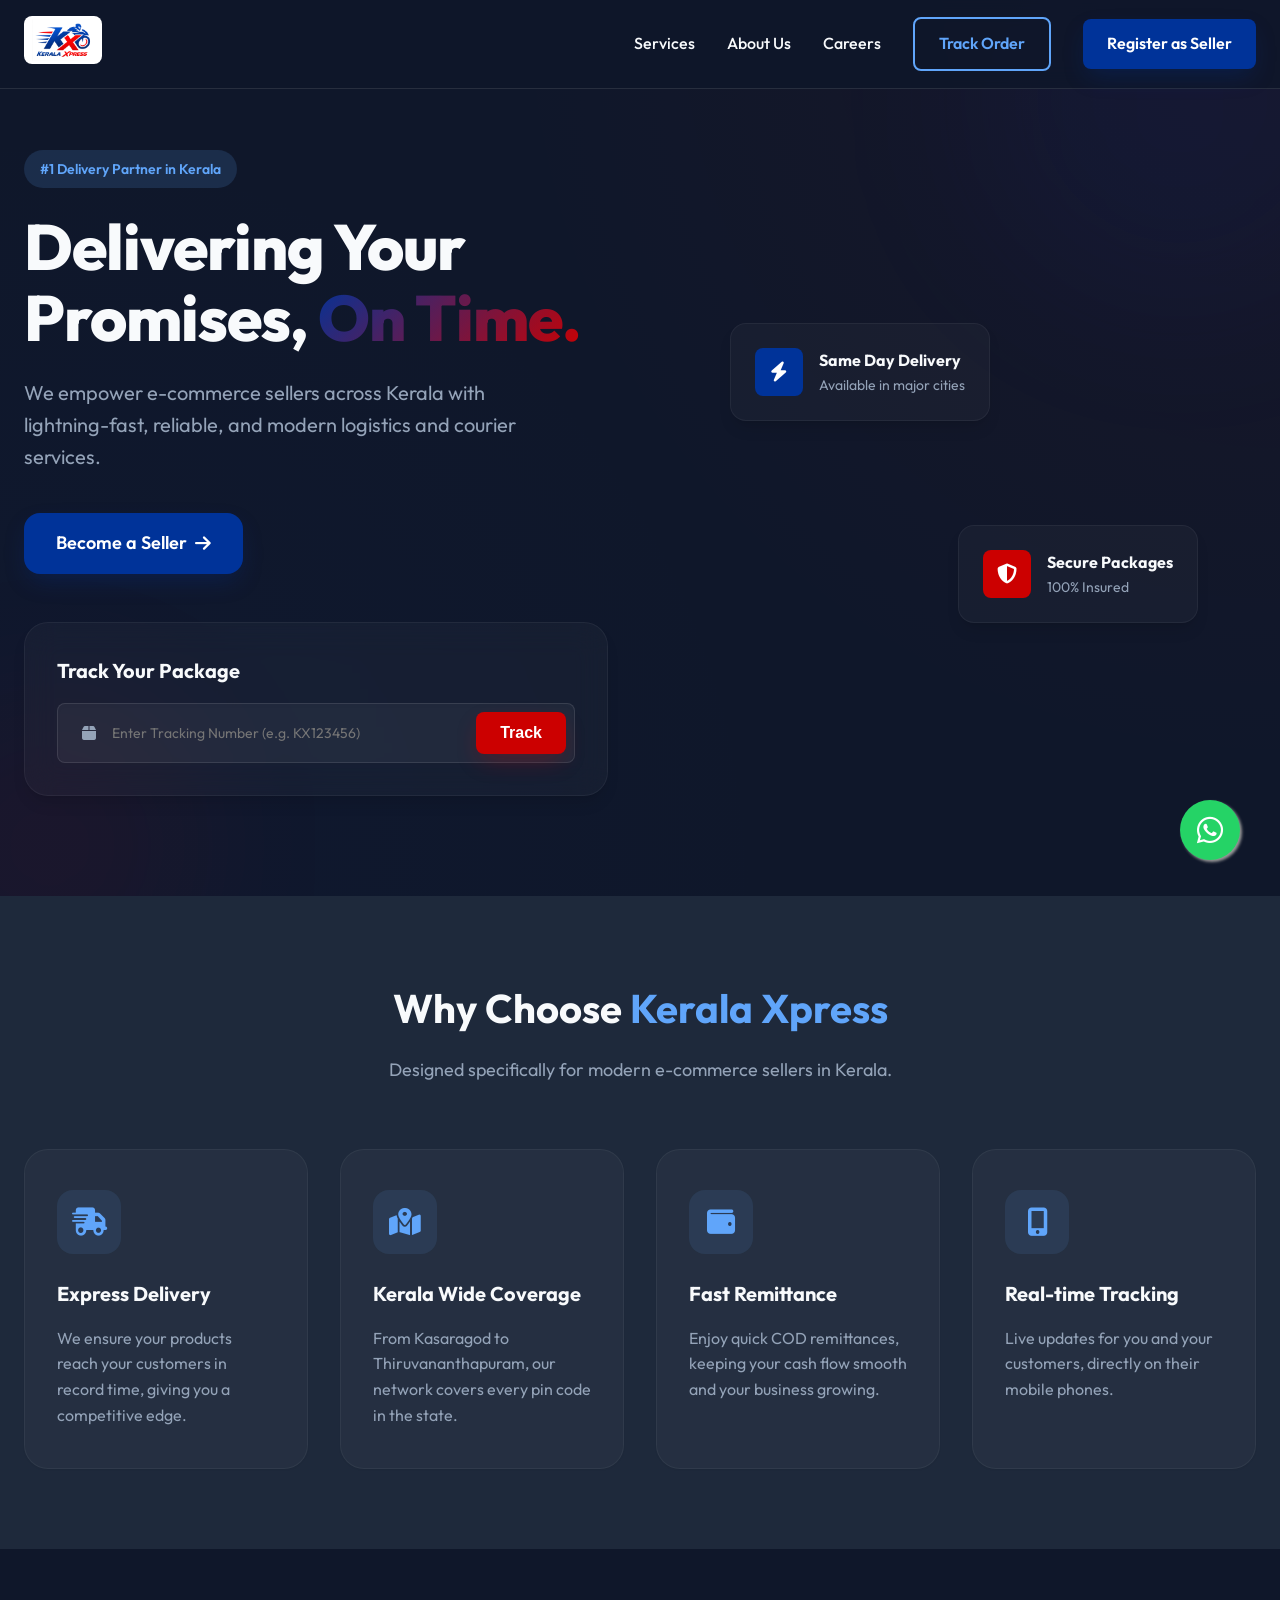
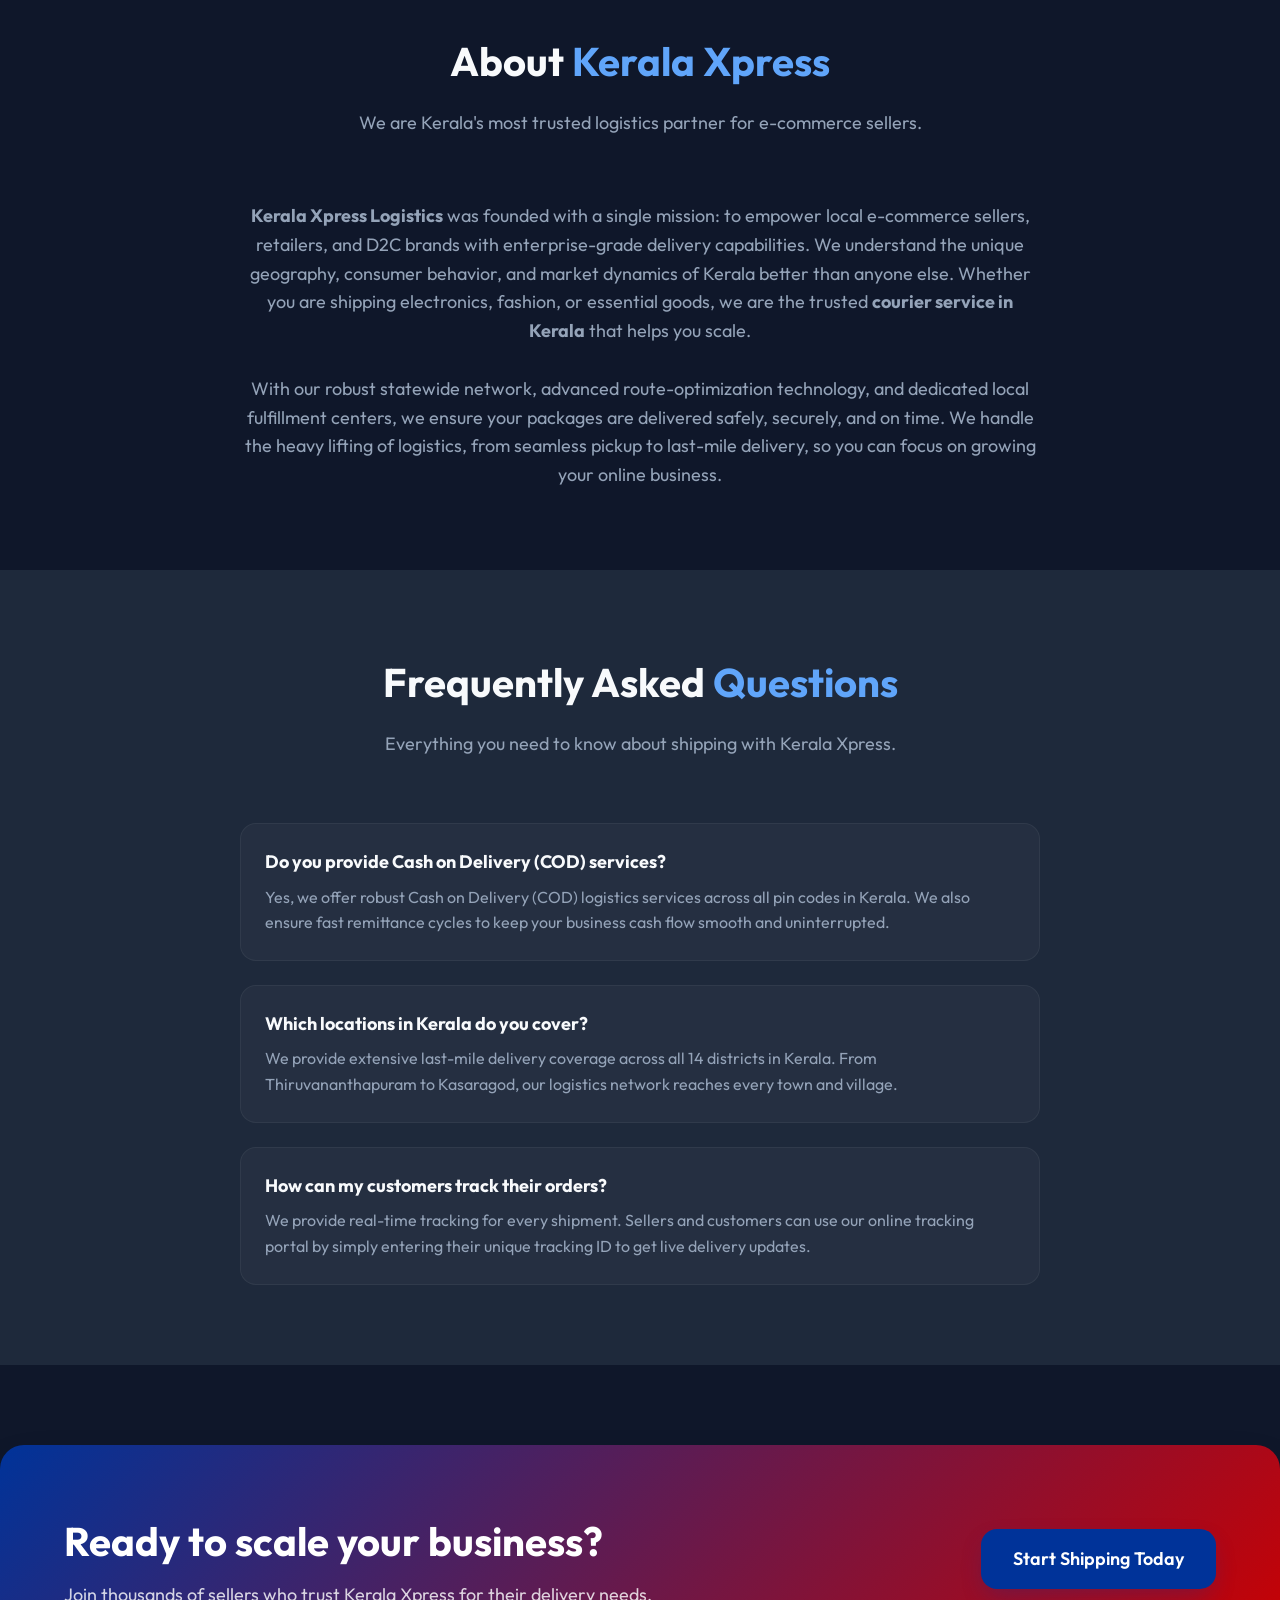
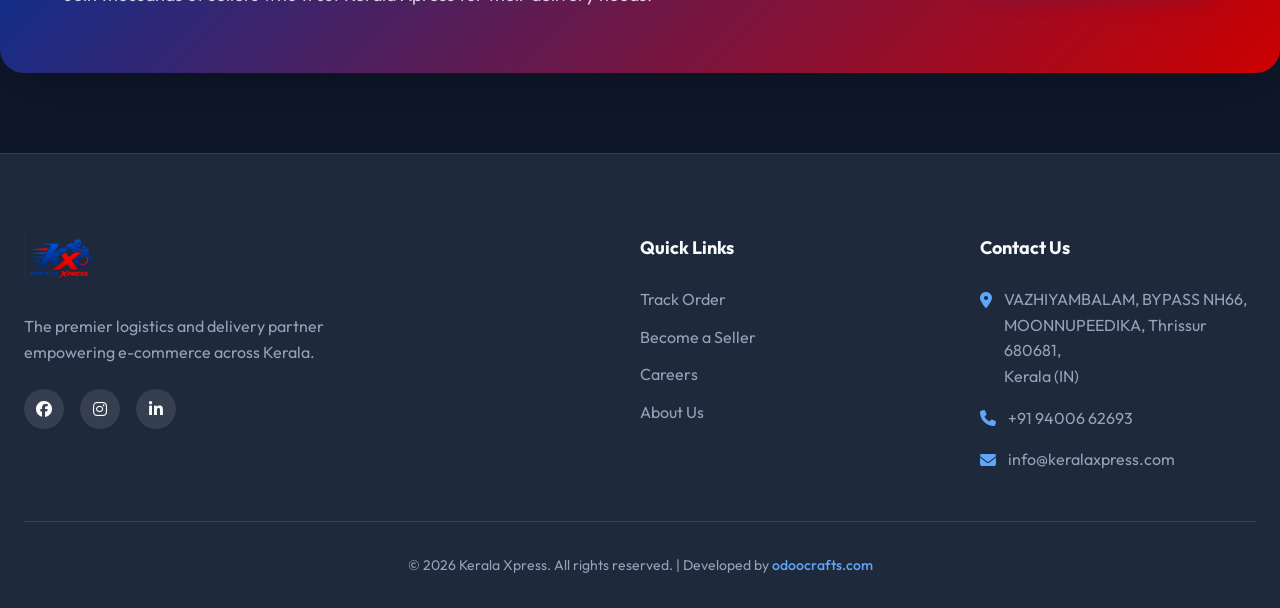
<file: index.html>
<!DOCTYPE html>
<html lang="en">
<head>
    <meta charset="UTF-8">
    <meta name="viewport" content="width=device-width, initial-scale=1.0">
    <title>Kerala Xpress - Delivery Partner for Sellers in Kerala</title>
    <meta name="description" content="Kerala Xpress is the leading logistics and delivery partner for e-commerce sellers in Kerala. We offer lightning-fast, secure, and reliable shipping and courier services across all pin codes with quick COD remittances.">
    <meta name="keywords" content="Kerala logistics, delivery partner Kerala, e-commerce shipping Kerala, courier service Kerala, fast delivery Kerala, COD remittance Kerala, logistics company in Thrissur, Kerala Xpress">
    <meta name="robots" content="index, follow">
    <link rel="canonical" href="https://keralaxpress.com/">
    
    <!-- Open Graph Tags for Social Sharing & SEO -->
    <meta property="og:title" content="Kerala Xpress - Premier Delivery Partner for Sellers in Kerala">
    <meta property="og:description" content="Empowering e-commerce sellers with fast, reliable, and modern delivery logistics across Kerala.">
    <meta property="og:image" content="https://keralaxpress.com/logo.png">
    <meta property="og:url" content="https://keralaxpress.com/">
    <meta property="og:type" content="website">
    <link rel="icon" type="image/png" href="fav.png">
    
    <!-- Google Fonts -->
    <link rel="preconnect" href="https://fonts.googleapis.com">
    <link rel="preconnect" href="https://fonts.gstatic.com" crossorigin>
    <link href="https://fonts.googleapis.com/css2?family=Outfit:wght@300;400;500;600;700;800&display=swap" rel="stylesheet">
    
    <!-- FontAwesome for Icons -->
    <link rel="stylesheet" href="https://cdnjs.cloudflare.com/ajax/libs/font-awesome/6.4.0/css/all.min.css">
    
    <!-- Custom CSS -->
    <link rel="stylesheet" href="css/styles.css">
</head>
<body>

    <!-- Navigation -->
    <nav class="navbar">
        <div class="container nav-container">
            <a href="/" class="logo-link">
                <img src="logo.png" alt="Kerala Xpress Logo" class="logo-img">
            </a>
            <div class="nav-links">
                <a href="#services" class="nav-item">Services</a>
                <a href="#about" class="nav-item">About Us</a>
                <a href="careers.html" class="nav-item">Careers</a>
                <a href="https://erp.keralaxpress.com/track" class="btn btn-outline" id="nav-track-btn">Track Order</a>
                <a href="https://erp.keralaxpress.com/seller/signup" class="btn btn-primary">Register as Seller</a>
            </div>
            <button class="mobile-menu-btn">
                <i class="fas fa-bars"></i>
            </button>
        </div>
    </nav>

    <!-- Mobile Navigation Menu (Hidden by default) -->
    <div class="mobile-nav">
        <button class="close-menu-btn"><i class="fas fa-times"></i></button>
        <a href="#services" class="mobile-nav-item">Services</a>
        <a href="#about" class="mobile-nav-item">About Us</a>
        <a href="careers.html" class="mobile-nav-item">Careers</a>
        <a href="https://erp.keralaxpress.com/track" class="btn btn-outline">Track Order</a>
        <a href="https://erp.keralaxpress.com/seller/signup" class="btn btn-primary">Register as Seller</a>
    </div>

    <!-- Hero Section -->
    <header class="hero">
        <div class="hero-bg-shapes">
            <div class="shape shape-1"></div>
            <div class="shape shape-2"></div>
        </div>
        <div class="container hero-container">
            <div class="hero-content">
                <div class="badge">#1 Delivery Partner in Kerala</div>
                <h1 class="hero-title">Delivering Your Promises, <span class="text-gradient">On Time.</span></h1>
                <p class="hero-subtitle">We empower e-commerce sellers across Kerala with lightning-fast, reliable, and modern logistics and courier services.</p>
                
                <div class="hero-actions">
                    <a href="https://erp.keralaxpress.com/seller/signup" class="btn btn-primary btn-lg">
                        Become a Seller <i class="fas fa-arrow-right"></i>
                    </a>
                </div>

                <div class="tracking-widget glass-card">
                    <h3>Track Your Package</h3>
                    <form id="tracking-form" class="tracking-form">
                        <div class="input-group">
                            <i class="fas fa-box"></i>
                            <input type="text" id="tracking-input" placeholder="Enter Tracking Number (e.g. KX123456)" required>
                            <button type="submit" class="btn btn-secondary">Track</button>
                        </div>
                    </form>
                </div>
            </div>
            <div class="hero-image-wrapper">
                <!-- Abstract Hero Graphic (Optional) or could just use empty space with abstract shapes -->
                <div class="floating-card card-1">
                    <div class="icon-box blue"><i class="fas fa-bolt"></i></div>
                    <div class="card-text">
                        <h4>Same Day Delivery</h4>
                        <p>Available in major cities</p>
                    </div>
                </div>
                <div class="floating-card card-2">
                    <div class="icon-box red"><i class="fas fa-shield-alt"></i></div>
                    <div class="card-text">
                        <h4>Secure Packages</h4>
                        <p>100% Insured</p>
                    </div>
                </div>
            </div>
        </div>
    </header>

    <!-- Services Section -->
    <section id="services" class="section bg-light">
        <div class="container">
            <div class="section-header">
                <h2>Why Choose <span class="text-primary">Kerala Xpress</span></h2>
                <p>Designed specifically for modern e-commerce sellers in Kerala.</p>
            </div>
            
            <div class="features-grid">
                <div class="feature-card">
                    <div class="feature-icon"><i class="fas fa-shipping-fast"></i></div>
                    <h3>Express Delivery</h3>
                    <p>We ensure your products reach your customers in record time, giving you a competitive edge.</p>
                </div>
                <div class="feature-card">
                    <div class="feature-icon"><i class="fas fa-map-marked-alt"></i></div>
                    <h3>Kerala Wide Coverage</h3>
                    <p>From Kasaragod to Thiruvananthapuram, our network covers every pin code in the state.</p>
                </div>
                <div class="feature-card">
                    <div class="feature-icon"><i class="fas fa-wallet"></i></div>
                    <h3>Fast Remittance</h3>
                    <p>Enjoy quick COD remittances, keeping your cash flow smooth and your business growing.</p>
                </div>
                <div class="feature-card">
                    <div class="feature-icon"><i class="fas fa-mobile-alt"></i></div>
                    <h3>Real-time Tracking</h3>
                    <p>Live updates for you and your customers, directly on their mobile phones.</p>
                </div>
            </div>
        </div>
    </section>

    <!-- About Section -->
    <section id="about" class="section">
        <div class="container">
            <div class="section-header">
                <h2>About <span class="text-primary">Kerala Xpress</span></h2>
                <p>We are Kerala's most trusted logistics partner for e-commerce sellers.</p>
            </div>
            <div class="about-content" style="text-align: center; max-width: 800px; margin: 0 auto; font-size: 1.125rem; color: var(--text-muted);">
                <p><strong>Kerala Xpress Logistics</strong> was founded with a single mission: to empower local e-commerce sellers, retailers, and D2C brands with enterprise-grade delivery capabilities. We understand the unique geography, consumer behavior, and market dynamics of Kerala better than anyone else. Whether you are shipping electronics, fashion, or essential goods, we are the trusted <strong>courier service in Kerala</strong> that helps you scale.</p>
                <br>
                <p>With our robust statewide network, advanced route-optimization technology, and dedicated local fulfillment centers, we ensure your packages are delivered safely, securely, and on time. We handle the heavy lifting of logistics, from seamless pickup to last-mile delivery, so you can focus on growing your online business.</p>
            </div>
        </div>
    </section>

    <!-- FAQ Section for SEO -->
    <section id="faq" class="section bg-light">
        <div class="container">
            <div class="section-header">
                <h2>Frequently Asked <span class="text-primary">Questions</span></h2>
                <p>Everything you need to know about shipping with Kerala Xpress.</p>
            </div>
            <div class="faq-grid" style="display: grid; grid-template-columns: 1fr; gap: 1.5rem; max-width: 800px; margin: 0 auto;">
                <div class="faq-item" style="background: rgba(255,255,255,0.03); border: 1px solid rgba(255,255,255,0.05); padding: 1.5rem; border-radius: var(--radius-lg);">
                    <h3 style="font-size: 1.125rem; margin-bottom: 0.5rem; color: var(--text-main);">Do you provide Cash on Delivery (COD) services?</h3>
                    <p style="color: var(--text-muted); font-size: 1rem;">Yes, we offer robust Cash on Delivery (COD) logistics services across all pin codes in Kerala. We also ensure fast remittance cycles to keep your business cash flow smooth and uninterrupted.</p>
                </div>
                <div class="faq-item" style="background: rgba(255,255,255,0.03); border: 1px solid rgba(255,255,255,0.05); padding: 1.5rem; border-radius: var(--radius-lg);">
                    <h3 style="font-size: 1.125rem; margin-bottom: 0.5rem; color: var(--text-main);">Which locations in Kerala do you cover?</h3>
                    <p style="color: var(--text-muted); font-size: 1rem;">We provide extensive last-mile delivery coverage across all 14 districts in Kerala. From Thiruvananthapuram to Kasaragod, our logistics network reaches every town and village.</p>
                </div>
                <div class="faq-item" style="background: rgba(255,255,255,0.03); border: 1px solid rgba(255,255,255,0.05); padding: 1.5rem; border-radius: var(--radius-lg);">
                    <h3 style="font-size: 1.125rem; margin-bottom: 0.5rem; color: var(--text-main);">How can my customers track their orders?</h3>
                    <p style="color: var(--text-muted); font-size: 1rem;">We provide real-time tracking for every shipment. Sellers and customers can use our online tracking portal by simply entering their unique tracking ID to get live delivery updates.</p>
                </div>
            </div>
        </div>
    </section>

    <!-- CTA Section -->
    <section class="cta-section">
        <div class="container cta-container glass-card dark">
            <div class="cta-content">
                <h2>Ready to scale your business?</h2>
                <p>Join thousands of sellers who trust Kerala Xpress for their delivery needs.</p>
            </div>
            <div class="cta-action">
                <a href="https://erp.keralaxpress.com/seller/signup" class="btn btn-primary btn-lg">Start Shipping Today</a>
            </div>
        </div>
    </section>

    <!-- Footer -->
    <footer class="footer">
        <div class="container">
            <div class="footer-grid">
                <div class="footer-col brand-col">
                    <img src="logo.png" alt="Kerala Xpress" class="footer-logo">
                    <p>The premier logistics and delivery partner empowering e-commerce across Kerala.</p>
                    <div class="social-links">
                        <a href="https://www.facebook.com/share/1DMT1NEF4N/" target="_blank" rel="noopener noreferrer"><i class="fab fa-facebook"></i></a>
                        <a href="https://www.instagram.com/keralaxpress_courier?igsh=cHR3ODFzNnMweGZ1" target="_blank" rel="noopener noreferrer"><i class="fab fa-instagram"></i></a>
                        <a href="https://www.linkedin.com/company/keralaxpress/" target="_blank" rel="noopener noreferrer"><i class="fab fa-linkedin-in"></i></a>
                    </div>
                </div>
                <div class="footer-col">
                    <h4>Quick Links</h4>
                    <ul>
                        <li><a href="https://erp.keralaxpress.com/track">Track Order</a></li>
                        <li><a href="https://erp.keralaxpress.com/seller/signup">Become a Seller</a></li>
                        <li><a href="careers.html">Careers</a></li>
                        <li><a href="#about">About Us</a></li>
                    </ul>
                </div>
                <div class="footer-col">
                    <h4>Contact Us</h4>
                    <ul class="contact-info-list" style="display: flex; flex-direction: column; gap: 1rem;">
                        <li style="display: flex; gap: 0.75rem; color: var(--text-muted);"><i class="fas fa-map-marker-alt" style="margin-top: 5px; color: var(--primary-bright);"></i> <span>VAZHIYAMBALAM, BYPASS NH66,<br>MOONNUPEEDIKA, Thrissur 680681,<br>Kerala (IN)</span></li>
                        <li style="display: flex; gap: 0.75rem; align-items: center; color: var(--text-muted);"><i class="fas fa-phone" style="color: var(--primary-bright);"></i> <a href="tel:+919400662693" style="color: inherit; text-decoration: none;">+91 94006 62693</a></li>
                        <li style="display: flex; gap: 0.75rem; align-items: center; color: var(--text-muted);"><i class="fas fa-envelope" style="color: var(--primary-bright);"></i> <a href="mailto:info@keralaxpress.com" style="color: inherit; text-decoration: none;">info@keralaxpress.com</a></li>
                    </ul>
                </div>
            </div>
            <div class="footer-bottom">
                <p>&copy; 2026 Kerala Xpress. All rights reserved. | Developed by <a href="https://odoocrafts.com" target="_blank" rel="noopener noreferrer" style="color: var(--primary-bright); font-weight: 500;">odoocrafts.com</a></p>
            </div>
        </div>
    </footer>

    <!-- WhatsApp Floating Button -->
    <a href="https://wa.me/919400662693?text=Hello!%20I%20am%20contacting%20you%20from%20the%20Kerala%20Xpress%20website." class="whatsapp-float" target="_blank" rel="noopener noreferrer">
        <i class="fab fa-whatsapp"></i>
    </a>

    <!-- Custom JS -->
    <script src="js/main.js"></script>
</body>
</html>
</file>
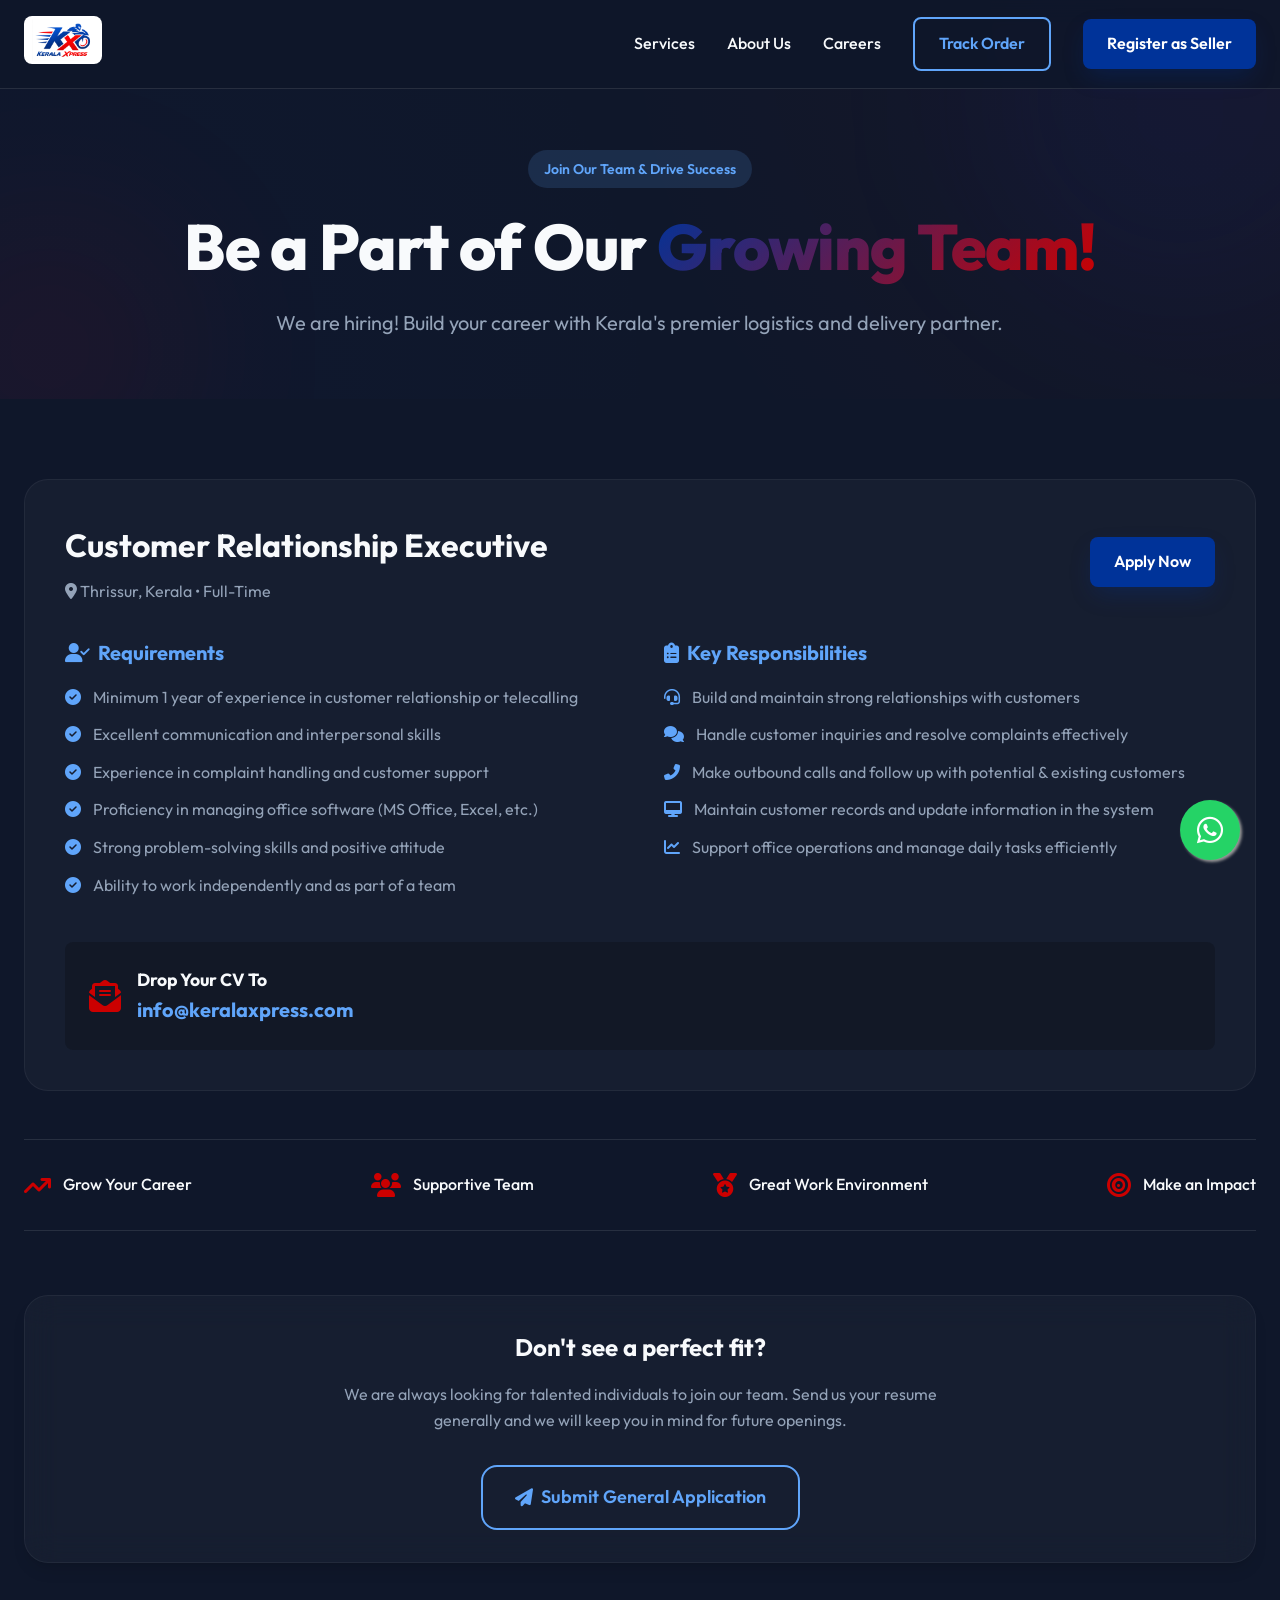
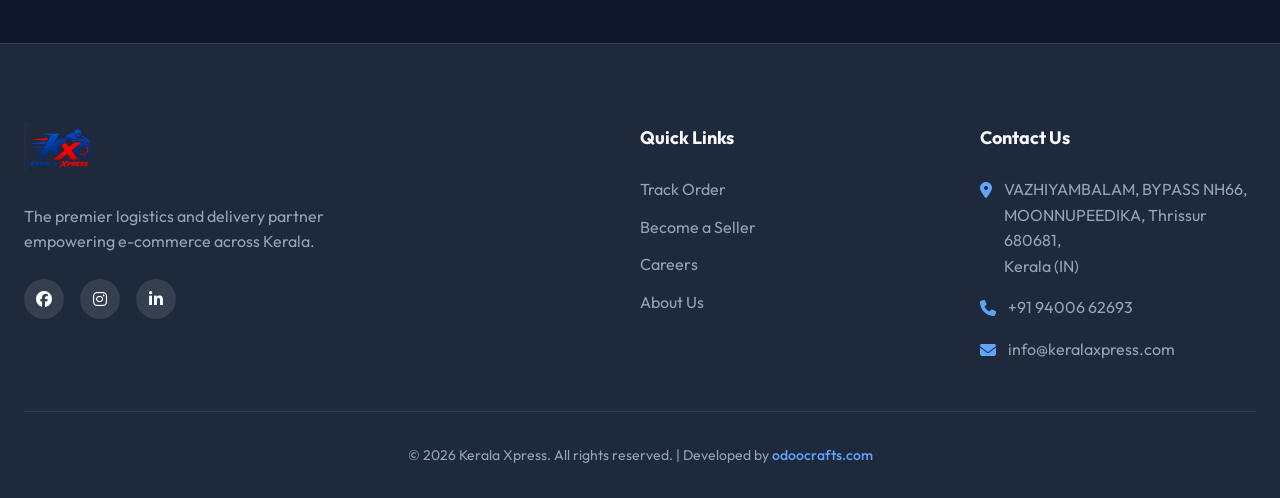
<file: careers.html>
<!DOCTYPE html>
<html lang="en">
<head>
    <meta charset="UTF-8">
    <meta name="viewport" content="width=device-width, initial-scale=1.0">
    <title>Careers - Kerala Xpress</title>
    <meta name="description" content="Join Kerala Xpress. We are hiring Customer Relationship Executives and other roles. Build your career with Kerala's premier delivery partner.">
    <link rel="icon" type="image/png" href="fav.png">
    
    <!-- Google Fonts -->
    <link rel="preconnect" href="https://fonts.googleapis.com">
    <link rel="preconnect" href="https://fonts.gstatic.com" crossorigin>
    <link href="https://fonts.googleapis.com/css2?family=Outfit:wght@300;400;500;600;700;800&display=swap" rel="stylesheet">
    
    <!-- FontAwesome for Icons -->
    <link rel="stylesheet" href="https://cdnjs.cloudflare.com/ajax/libs/font-awesome/6.4.0/css/all.min.css">
    
    <!-- Custom CSS -->
    <link rel="stylesheet" href="css/styles.css">
    <style>
        .job-card {
            background: rgba(255, 255, 255, 0.03);
            border: 1px solid rgba(255, 255, 255, 0.05);
            padding: 2.5rem;
            border-radius: var(--radius-xl);
            margin-bottom: 2rem;
        }
        .job-header {
            display: flex;
            justify-content: space-between;
            align-items: center;
            margin-bottom: 2rem;
            flex-wrap: wrap;
            gap: 1rem;
        }
        .job-title {
            font-size: 2rem;
            color: var(--text-main);
        }
        .job-details-grid {
            display: grid;
            grid-template-columns: 1fr 1fr;
            gap: 3rem;
            margin-bottom: 2rem;
        }
        @media (max-width: 768px) {
            .job-details-grid {
                grid-template-columns: 1fr;
                gap: 2rem;
            }
        }
        .detail-section h4 {
            font-size: 1.25rem;
            color: var(--primary-bright);
            margin-bottom: 1rem;
            display: flex;
            align-items: center;
            gap: 0.5rem;
        }
        .detail-section ul {
            list-style: none;
        }
        .detail-section ul li {
            margin-bottom: 0.75rem;
            display: flex;
            gap: 0.75rem;
            color: var(--text-muted);
        }
        .detail-section ul li i {
            color: var(--primary-bright);
            margin-top: 4px;
        }
        .perks-grid {
            display: flex;
            justify-content: space-between;
            flex-wrap: wrap;
            gap: 1.5rem;
            padding: 2rem 0;
            border-top: 1px solid var(--border-color);
            border-bottom: 1px solid var(--border-color);
            margin: 3rem 0;
        }
        .perk-item {
            display: flex;
            align-items: center;
            gap: 0.75rem;
            color: var(--text-main);
            font-weight: 500;
        }
        .perk-item i {
            color: var(--secondary);
            font-size: 1.5rem;
        }
    </style>
</head>
<body>

    <!-- Navigation -->
    <nav class="navbar">
        <div class="container nav-container">
            <a href="index.html" class="logo-link">
                <img src="logo.png" alt="Kerala Xpress Logo" class="logo-img">
            </a>
            <div class="nav-links">
                <a href="index.html#services" class="nav-item">Services</a>
                <a href="index.html#about" class="nav-item">About Us</a>
                <a href="careers.html" class="nav-item">Careers</a>
                <a href="https://erp.keralaxpress.com/track" class="btn btn-outline" id="nav-track-btn">Track Order</a>
                <a href="https://erp.keralaxpress.com/seller/signup" class="btn btn-primary">Register as Seller</a>
            </div>
            <button class="mobile-menu-btn">
                <i class="fas fa-bars"></i>
            </button>
        </div>
    </nav>

    <!-- Mobile Navigation Menu -->
    <div class="mobile-nav">
        <button class="close-menu-btn"><i class="fas fa-times"></i></button>
        <a href="index.html#services" class="mobile-nav-item">Services</a>
        <a href="index.html#about" class="mobile-nav-item">About Us</a>
        <a href="careers.html" class="mobile-nav-item">Careers</a>
        <a href="https://erp.keralaxpress.com/track" class="btn btn-outline">Track Order</a>
        <a href="https://erp.keralaxpress.com/seller/signup" class="btn btn-primary">Register as Seller</a>
    </div>

    <!-- Hero Section -->
    <header class="hero" style="padding-top: 150px; padding-bottom: 60px;">
        <div class="hero-bg-shapes">
            <div class="shape shape-1"></div>
            <div class="shape shape-2"></div>
        </div>
        <div class="container" style="text-align: center;">
            <div class="badge">Join Our Team & Drive Success</div>
            <h1 class="hero-title">Be a Part of Our <span class="text-gradient">Growing Team!</span></h1>
            <p class="hero-subtitle" style="margin: 0 auto;">We are hiring! Build your career with Kerala's premier logistics and delivery partner.</p>
        </div>
    </header>

    <!-- Careers Section -->
    <section class="section pt-0">
        <div class="container">
            
            <!-- Open Position -->
            <div class="job-card">
                <div class="job-header">
                    <div>
                        <h2 class="job-title">Customer Relationship Executive</h2>
                        <p style="color: var(--text-muted); margin-top: 0.5rem;"><i class="fas fa-map-marker-alt"></i> Thrissur, Kerala &bull; Full-Time</p>
                    </div>
                    <a href="mailto:info@keralaxpress.com?subject=Application for Customer Relationship Executive" class="btn btn-primary">Apply Now</a>
                </div>
                
                <div class="job-details-grid">
                    <div class="detail-section">
                        <h4><i class="fas fa-user-check"></i> Requirements</h4>
                        <ul>
                            <li><i class="fas fa-check-circle"></i> Minimum 1 year of experience in customer relationship or telecalling</li>
                            <li><i class="fas fa-check-circle"></i> Excellent communication and interpersonal skills</li>
                            <li><i class="fas fa-check-circle"></i> Experience in complaint handling and customer support</li>
                            <li><i class="fas fa-check-circle"></i> Proficiency in managing office software (MS Office, Excel, etc.)</li>
                            <li><i class="fas fa-check-circle"></i> Strong problem-solving skills and positive attitude</li>
                            <li><i class="fas fa-check-circle"></i> Ability to work independently and as part of a team</li>
                        </ul>
                    </div>
                    <div class="detail-section">
                        <h4><i class="fas fa-clipboard-list"></i> Key Responsibilities</h4>
                        <ul>
                            <li><i class="fas fa-headset"></i> Build and maintain strong relationships with customers</li>
                            <li><i class="fas fa-comments"></i> Handle customer inquiries and resolve complaints effectively</li>
                            <li><i class="fas fa-phone-alt"></i> Make outbound calls and follow up with potential & existing customers</li>
                            <li><i class="fas fa-desktop"></i> Maintain customer records and update information in the system</li>
                            <li><i class="fas fa-chart-line"></i> Support office operations and manage daily tasks efficiently</li>
                        </ul>
                    </div>
                </div>
                
                <div style="margin-top: 2rem; background: rgba(0,0,0,0.2); padding: 1.5rem; border-radius: var(--radius-md); display: flex; align-items: center; gap: 1rem;">
                    <i class="fas fa-envelope-open-text" style="font-size: 2rem; color: var(--secondary);"></i>
                    <div>
                        <strong style="display: block; font-size: 1.1rem;">Drop Your CV To</strong>
                        <a href="mailto:info@keralaxpress.com" style="color: var(--primary-bright); font-size: 1.25rem; font-weight: bold; text-decoration: none;">info@keralaxpress.com</a>
                    </div>
                </div>
            </div>

            <!-- Perks -->
            <div class="perks-grid">
                <div class="perk-item"><i class="fas fa-arrow-trend-up"></i> Grow Your Career</div>
                <div class="perk-item"><i class="fas fa-users"></i> Supportive Team</div>
                <div class="perk-item"><i class="fas fa-medal"></i> Great Work Environment</div>
                <div class="perk-item"><i class="fas fa-bullseye"></i> Make an Impact</div>
            </div>

            <!-- General Application -->
            <div class="glass-card" style="text-align: center; margin-top: 4rem;">
                <h2>Don't see a perfect fit?</h2>
                <p style="color: var(--text-muted); max-width: 600px; margin: 1rem auto 2rem;">We are always looking for talented individuals to join our team. Send us your resume generally and we will keep you in mind for future openings.</p>
                <a href="mailto:info@keralaxpress.com?subject=General Career Application" class="btn btn-outline btn-lg"><i class="fas fa-paper-plane"></i> Submit General Application</a>
            </div>

        </div>
    </section>

    <!-- Footer -->
    <footer class="footer">
        <div class="container">
            <div class="footer-grid">
                <div class="footer-col brand-col">
                    <img src="logo.png" alt="Kerala Xpress" class="footer-logo">
                    <p>The premier logistics and delivery partner empowering e-commerce across Kerala.</p>
                    <div class="social-links">
                        <a href="https://www.facebook.com/share/1DMT1NEF4N/" target="_blank" rel="noopener noreferrer"><i class="fab fa-facebook"></i></a>
                        <a href="https://www.instagram.com/keralaxpress_courier?igsh=cHR3ODFzNnMweGZ1" target="_blank" rel="noopener noreferrer"><i class="fab fa-instagram"></i></a>
                        <a href="https://www.linkedin.com/company/keralaxpress/" target="_blank" rel="noopener noreferrer"><i class="fab fa-linkedin-in"></i></a>
                    </div>
                </div>
                <div class="footer-col">
                    <h4>Quick Links</h4>
                    <ul>
                        <li><a href="https://erp.keralaxpress.com/track">Track Order</a></li>
                        <li><a href="https://erp.keralaxpress.com/seller/signup">Become a Seller</a></li>
                        <li><a href="careers.html">Careers</a></li>
                        <li><a href="index.html#about">About Us</a></li>
                    </ul>
                </div>
                <div class="footer-col">
                    <h4>Contact Us</h4>
                    <ul class="contact-info-list" style="display: flex; flex-direction: column; gap: 1rem;">
                        <li style="display: flex; gap: 0.75rem; color: var(--text-muted);"><i class="fas fa-map-marker-alt" style="margin-top: 5px; color: var(--primary-bright);"></i> <span>VAZHIYAMBALAM, BYPASS NH66,<br>MOONNUPEEDIKA, Thrissur 680681,<br>Kerala (IN)</span></li>
                        <li style="display: flex; gap: 0.75rem; align-items: center; color: var(--text-muted);"><i class="fas fa-phone" style="color: var(--primary-bright);"></i> <a href="tel:+919400662693" style="color: inherit; text-decoration: none;">+91 94006 62693</a></li>
                        <li style="display: flex; gap: 0.75rem; align-items: center; color: var(--text-muted);"><i class="fas fa-envelope" style="color: var(--primary-bright);"></i> <a href="mailto:info@keralaxpress.com" style="color: inherit; text-decoration: none;">info@keralaxpress.com</a></li>
                    </ul>
                </div>
            </div>
            <div class="footer-bottom">
                <p>&copy; 2026 Kerala Xpress. All rights reserved. | Developed by <a href="https://odoocrafts.com" target="_blank" rel="noopener noreferrer" style="color: var(--primary-bright); font-weight: 500;">odoocrafts.com</a></p>
            </div>
        </div>
    </footer>

    <!-- WhatsApp Floating Button -->
    <a href="https://wa.me/919400662693?text=Hello!%20I%20am%20contacting%20you%20from%20the%20Kerala%20Xpress%20website." class="whatsapp-float" target="_blank" rel="noopener noreferrer">
        <i class="fab fa-whatsapp"></i>
    </a>

    <!-- Custom JS -->
    <script src="js/main.js"></script>
</body>
</html>
</file>
<file: css/styles.css>
:root {
    /* Colors derived from Logo (Blue & Red) with modern variations */
    --primary: #003399; /* Deep Blue from logo */
    --primary-light: #1a53ff;
    --primary-bright: #60a5fa; /* Lighter blue for readability on dark backgrounds */
    --secondary: #cc0000; /* Vibrant Red from logo */
    --secondary-light: #ff1a1a;
    
    /* Neutrals */
    --bg-color: #0f172a;
    --bg-light: #1e293b;
    --text-main: #f8fafc;
    --text-muted: #94a3b8;
    --border-color: rgba(255, 255, 255, 0.1);
    
    /* Typography */
    --font-main: 'Outfit', sans-serif;
    
    /* Shadows & Effects */
    --shadow-sm: 0 1px 2px 0 rgb(0 0 0 / 0.05);
    --shadow-md: 0 4px 6px -1px rgb(0 0 0 / 0.1), 0 2px 4px -2px rgb(0 0 0 / 0.1);
    --shadow-lg: 0 10px 15px -3px rgb(0 0 0 / 0.1), 0 4px 6px -4px rgb(0 0 0 / 0.1);
    --shadow-blue: 0 10px 25px -5px rgba(0, 51, 153, 0.3);
    --shadow-red: 0 10px 25px -5px rgba(204, 0, 0, 0.3);
    
    --radius-md: 0.5rem;
    --radius-lg: 1rem;
    --radius-xl: 1.5rem;
    
    --transition: all 0.3s cubic-bezier(0.4, 0, 0.2, 1);
}

/* Reset */
* {
    margin: 0;
    padding: 0;
    box-sizing: border-box;
}

html {
    scroll-behavior: smooth;
}

body {
    font-family: var(--font-main);
    color: var(--text-main);
    background-color: var(--bg-color);
    line-height: 1.6;
    overflow-x: hidden;
}

a {
    text-decoration: none;
    color: inherit;
    transition: var(--transition);
}

ul {
    list-style: none;
}

/* Layout Utilities */
.container {
    max-width: 1280px;
    margin: 0 auto;
    padding: 0 1.5rem;
}

.section {
    padding: 5rem 0;
}

.bg-light {
    background-color: var(--bg-light);
}

/* Typography Utilities */
.text-gradient {
    background: linear-gradient(135deg, var(--primary), var(--secondary));
    -webkit-background-clip: text;
    -webkit-text-fill-color: transparent;
    background-clip: text;
}

.text-primary {
    color: var(--primary-bright);
}

.text-secondary {
    color: var(--secondary);
}

/* Buttons */
.btn {
    display: inline-flex;
    align-items: center;
    justify-content: center;
    gap: 0.5rem;
    padding: 0.75rem 1.5rem;
    border-radius: var(--radius-md);
    font-weight: 600;
    font-size: 1rem;
    cursor: pointer;
    transition: var(--transition);
    border: none;
    outline: none;
}

.btn-lg {
    padding: 1rem 2rem;
    font-size: 1.125rem;
    border-radius: var(--radius-lg);
}

.btn-primary {
    background-color: var(--primary);
    color: white;
    box-shadow: var(--shadow-blue);
}

.btn-primary:hover {
    background-color: var(--primary-light);
    transform: translateY(-2px);
    box-shadow: 0 15px 30px -5px rgba(0, 51, 153, 0.4);
}

.btn-secondary {
    background-color: var(--secondary);
    color: white;
    box-shadow: var(--shadow-red);
}

.btn-secondary:hover {
    background-color: var(--secondary-light);
    transform: translateY(-2px);
}

.btn-outline {
    background-color: transparent;
    color: var(--primary-bright);
    border: 2px solid var(--primary-bright);
}

.btn-outline:hover {
    background-color: var(--primary-bright);
    color: var(--bg-color);
}

/* Navbar */
.navbar {
    position: fixed;
    top: 0;
    left: 0;
    width: 100%;
    z-index: 100;
    padding: 1rem 0;
    background: rgba(15, 23, 42, 0.85);
    backdrop-filter: blur(12px);
    -webkit-backdrop-filter: blur(12px);
    border-bottom: 1px solid var(--border-color);
    transition: var(--transition);
}

.navbar.scrolled {
    padding: 0.75rem 0;
    box-shadow: var(--shadow-sm);
}

.nav-container {
    display: flex;
    justify-content: space-between;
    align-items: center;
}

.logo-img {
    height: 48px;
    width: auto;
    object-fit: contain;
    background: white;
    padding: 0.2rem 0.5rem;
    border-radius: var(--radius-md);
}

.nav-links {
    display: flex;
    align-items: center;
    gap: 2rem;
}

.nav-item {
    font-weight: 500;
    color: var(--text-main);
}

.nav-item:hover {
    color: var(--primary);
}

.mobile-menu-btn {
    display: none;
    background: none;
    border: none;
    font-size: 1.5rem;
    color: var(--text-main);
    cursor: pointer;
}

/* Mobile Nav */
.mobile-nav {
    position: fixed;
    top: 0;
    right: -100%;
    width: 100%;
    height: 100vh;
    background: var(--bg-color);
    z-index: 1000;
    display: flex;
    flex-direction: column;
    align-items: center;
    justify-content: center;
    gap: 2rem;
    transition: var(--transition);
}

.mobile-nav.open {
    right: 0;
}

.close-menu-btn {
    position: absolute;
    top: 2rem;
    right: 2rem;
    background: none;
    border: none;
    font-size: 2rem;
    color: var(--text-main);
    cursor: pointer;
}

.mobile-nav-item {
    font-size: 1.5rem;
    font-weight: 600;
}

/* Hero Section */
.hero {
    position: relative;
    padding-top: 150px;
    padding-bottom: 100px;
    overflow: hidden;
    background: radial-gradient(circle at 100% 0%, rgba(204, 0, 0, 0.05) 0%, transparent 50%),
                radial-gradient(circle at 0% 100%, rgba(0, 51, 153, 0.05) 0%, transparent 50%);
}

.hero-bg-shapes .shape {
    position: absolute;
    border-radius: 50%;
    filter: blur(80px);
    z-index: -1;
    opacity: 0.5;
}

.shape-1 {
    top: -100px;
    right: -100px;
    width: 400px;
    height: 400px;
    background: rgba(0, 51, 153, 0.2);
}

.shape-2 {
    bottom: -100px;
    left: -100px;
    width: 300px;
    height: 300px;
    background: rgba(204, 0, 0, 0.15);
}

.hero-container {
    display: grid;
    grid-template-columns: 1fr 1fr;
    gap: 4rem;
    align-items: center;
}

.badge {
    display: inline-block;
    padding: 0.5rem 1rem;
    background: rgba(96, 165, 250, 0.15);
    color: var(--primary-bright);
    border-radius: 2rem;
    font-size: 0.875rem;
    font-weight: 600;
    margin-bottom: 1.5rem;
}

.hero-title {
    font-size: 4rem;
    line-height: 1.1;
    font-weight: 800;
    margin-bottom: 1.5rem;
    letter-spacing: -1px;
}

.hero-subtitle {
    font-size: 1.25rem;
    color: var(--text-muted);
    margin-bottom: 2.5rem;
    max-width: 90%;
}

.hero-actions {
    margin-bottom: 3rem;
}

.glass-card {
    background: rgba(255, 255, 255, 0.03);
    backdrop-filter: blur(16px);
    -webkit-backdrop-filter: blur(16px);
    border: 1px solid rgba(255, 255, 255, 0.05);
    border-radius: var(--radius-xl);
    padding: 2rem;
    box-shadow: var(--shadow-lg);
}

.tracking-widget h3 {
    margin-bottom: 1rem;
    font-size: 1.25rem;
}

.tracking-form .input-group {
    display: flex;
    background: rgba(255, 255, 255, 0.05);
    border-radius: var(--radius-md);
    border: 1px solid var(--border-color);
    padding: 0.5rem;
    align-items: center;
    box-shadow: inset 0 2px 4px rgba(0,0,0,0.02);
    transition: var(--transition);
}

.tracking-form .input-group:focus-within {
    border-color: var(--primary);
    box-shadow: 0 0 0 3px rgba(0, 51, 153, 0.1);
}

.tracking-form .input-group i {
    padding: 0 1rem;
    color: var(--text-muted);
}

.tracking-form input {
    flex: 1;
    min-width: 0;
    width: 100%;
    border: none;
    outline: none;
    color: var(--text-main);
    font-size: 0.875rem;
    font-family: inherit;
    background: transparent;
    padding: 0.5rem 0;
}

/* Hero Graphics */
.hero-image-wrapper {
    position: relative;
    height: 500px;
    display: flex;
    justify-content: center;
    align-items: center;
}

.floating-card {
    position: absolute;
    background: rgba(255, 255, 255, 0.03);
    border: 1px solid rgba(255, 255, 255, 0.05);
    padding: 1.5rem;
    border-radius: var(--radius-lg);
    box-shadow: var(--shadow-lg);
    display: flex;
    align-items: center;
    gap: 1rem;
    animation: float 6s ease-in-out infinite;
    z-index: 10;
}

.floating-card.card-1 {
    top: 20%;
    left: 10%;
    animation-delay: 0s;
}

.floating-card.card-2 {
    bottom: 20%;
    right: 10%;
    animation-delay: 3s;
}

.icon-box {
    width: 48px;
    height: 48px;
    border-radius: var(--radius-md);
    display: flex;
    align-items: center;
    justify-content: center;
    font-size: 1.25rem;
    color: white;
}

.icon-box.blue {
    background: var(--primary);
}

.icon-box.red {
    background: var(--secondary);
}

.card-text h4 {
    font-size: 1rem;
    font-weight: 700;
}

.card-text p {
    font-size: 0.875rem;
    color: var(--text-muted);
}

@keyframes float {
    0% { transform: translateY(0px); }
    50% { transform: translateY(-20px); }
    100% { transform: translateY(0px); }
}

/* Services */
.section-header {
    text-align: center;
    margin-bottom: 4rem;
    max-width: 600px;
    margin-left: auto;
    margin-right: auto;
}

.section-header h2 {
    font-size: 2.5rem;
    margin-bottom: 1rem;
}

.section-header p {
    color: var(--text-muted);
    font-size: 1.125rem;
}

.features-grid {
    display: grid;
    grid-template-columns: repeat(auto-fit, minmax(250px, 1fr));
    gap: 2rem;
}

.feature-card {
    background: rgba(255, 255, 255, 0.03);
    padding: 2.5rem 2rem;
    border-radius: var(--radius-xl);
    box-shadow: var(--shadow-sm);
    transition: var(--transition);
    border: 1px solid rgba(255, 255, 255, 0.05);
}

.feature-card:hover {
    transform: translateY(-10px);
    box-shadow: var(--shadow-lg);
    border-color: rgba(0, 51, 153, 0.1);
}

.feature-icon {
    width: 64px;
    height: 64px;
    background: rgba(96, 165, 250, 0.1);
    color: var(--primary-bright);
    border-radius: var(--radius-lg);
    display: flex;
    align-items: center;
    justify-content: center;
    font-size: 1.75rem;
    margin-bottom: 1.5rem;
    transition: var(--transition);
}

.feature-card:hover .feature-icon {
    background: var(--primary-bright);
    color: var(--bg-color);
}

.feature-card h3 {
    font-size: 1.25rem;
    margin-bottom: 1rem;
}

.feature-card p {
    color: var(--text-muted);
}

/* CTA Section */
.cta-section {
    padding: 5rem 0;
}

.cta-container.dark {
    background: linear-gradient(135deg, var(--primary), var(--secondary));
    color: white;
    display: flex;
    justify-content: space-between;
    align-items: center;
    padding: 4rem;
    border: none;
    box-shadow: 0 25px 50px -12px rgba(0, 0, 0, 0.25);
}

.cta-content h2 {
    font-size: 2.5rem;
    margin-bottom: 0.5rem;
}

.cta-content p {
    font-size: 1.125rem;
    opacity: 0.8;
}

/* Footer */
.footer {
    background: var(--bg-light);
    padding: 5rem 0 2rem;
    border-top: 1px solid var(--border-color);
}

.footer-grid {
    display: grid;
    grid-template-columns: 2fr 1fr 1fr;
    gap: 4rem;
    margin-bottom: 3rem;
}

.footer-logo {
    height: 48px;
    margin-bottom: 1.5rem;
}

.brand-col p {
    color: var(--text-muted);
    margin-bottom: 1.5rem;
    max-width: 300px;
}

.social-links {
    display: flex;
    gap: 1rem;
}

.social-links a {
    width: 40px;
    height: 40px;
    border-radius: 50%;
    background: rgba(255, 255, 255, 0.1);
    display: flex;
    align-items: center;
    justify-content: center;
    color: var(--text-main);
    box-shadow: var(--shadow-sm);
}

.social-links a:hover {
    background: var(--primary);
    color: white;
    transform: translateY(-3px);
}

.footer-col h4 {
    font-size: 1.125rem;
    margin-bottom: 1.5rem;
}

.footer-col ul {
    display: flex;
    flex-direction: column;
    gap: 0.75rem;
}

.footer-col ul a {
    color: var(--text-muted);
}

.footer-col ul a:hover {
    color: var(--primary);
}

.footer-bottom {
    text-align: center;
    padding-top: 2rem;
    border-top: 1px solid var(--border-color);
    color: var(--text-muted);
    font-size: 0.875rem;
}

/* Responsive */
@media (max-width: 992px) {
    .hero-container {
        grid-template-columns: 1fr;
        text-align: center;
    }

    .hero-title {
        font-size: 3rem;
    }

    .hero-subtitle {
        margin: 0 auto 2.5rem;
    }

    .hero-image-wrapper {
        display: none;
    }

    .cta-container.dark {
        flex-direction: column;
        text-align: center;
        gap: 2rem;
        padding: 3rem 2rem;
    }

    .footer-grid {
        grid-template-columns: 1fr;
        gap: 2rem;
    }
}

@media (max-width: 768px) {
    .nav-links {
        display: none;
    }

    .mobile-menu-btn {
        display: block;
    }

    .hero-title {
        font-size: 2.5rem;
    }

    .glass-card {
        padding: 1.5rem 1rem;
    }

    .tracking-form .input-group i {
        padding: 0 0.5rem;
    }

    .tracking-form .input-group {
        padding: 0.25rem;
    }
}

/* WhatsApp Floating Button */
.whatsapp-float {
    position: fixed;
    width: 60px;
    height: 60px;
    bottom: 40px;
    right: 40px;
    background-color: #25d366;
    color: #FFF;
    border-radius: 50px;
    text-align: center;
    font-size: 30px;
    box-shadow: 2px 2px 3px #999;
    z-index: 100;
    display: flex;
    align-items: center;
    justify-content: center;
    transition: all 0.3s ease;
}

.whatsapp-float:hover {
    background-color: #128C7E;
    color: white;
    transform: scale(1.1);
}

@media (max-width: 768px) {
    .whatsapp-float {
        width: 50px;
        height: 50px;
        bottom: 20px;
        right: 20px;
        font-size: 25px;
    }
}
</file>
